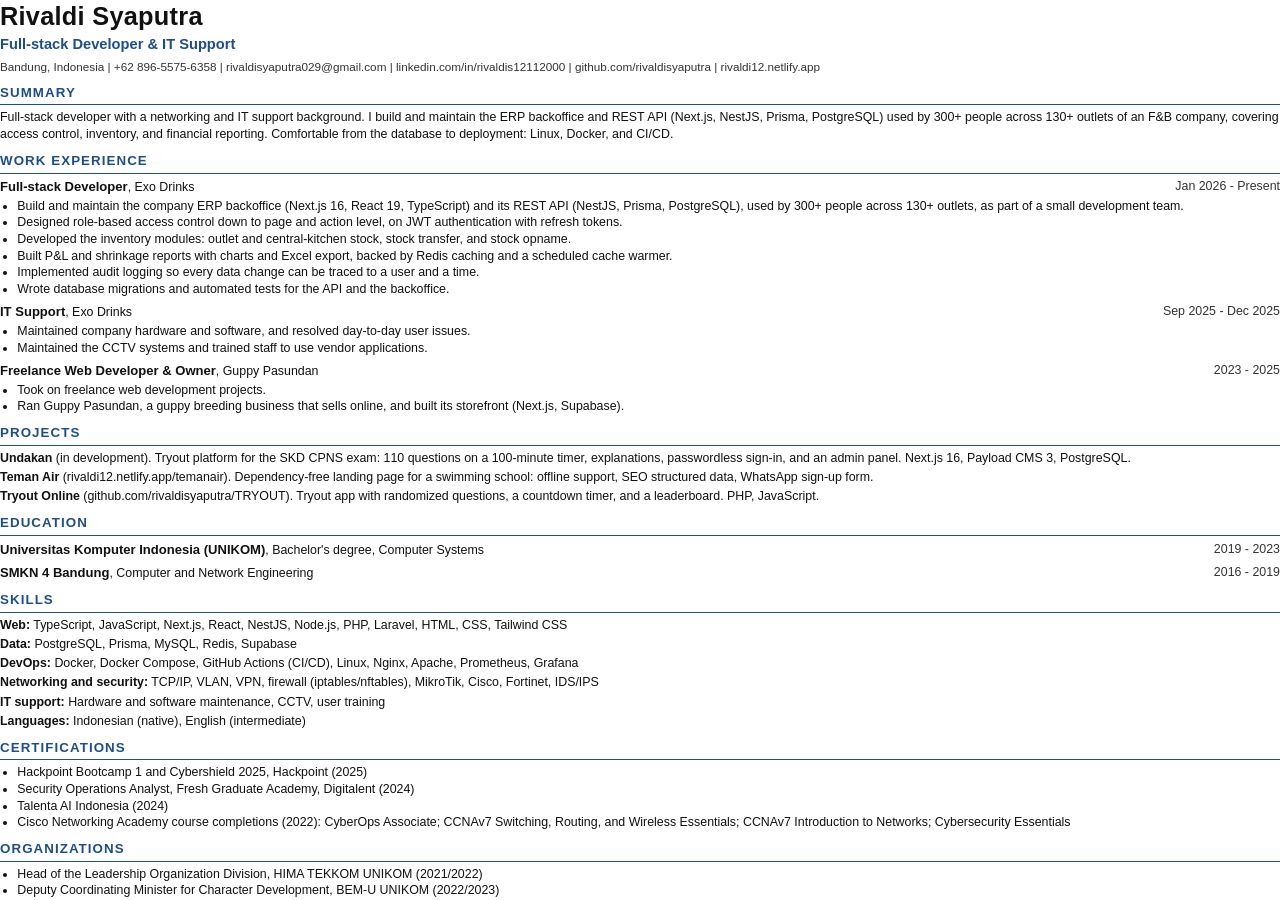
<file: cv/cv-en.html>
<!DOCTYPE html><html lang="en"><head><meta charset="UTF-8"><title>Rivaldi Syaputra - CV</title><style>
@page { size: A4; margin: 10mm 15mm; }
* { box-sizing: border-box; }
body { margin: 0; font: 9.3pt/1.34 Arial, Helvetica, sans-serif; color: #111; }
h1 { margin: 0; font-size: 19pt; letter-spacing: .2pt; }
.role { margin: 1pt 0 3pt; font-size: 11pt; font-weight: bold; color: #1d4e89; }
.contact { margin: 0; font-size: 8.8pt; color: #333; }
h2 { margin: 7pt 0 3pt; padding-bottom: 2pt; border-bottom: 1pt solid #1d4e89; font-size: 10pt; text-transform: uppercase; letter-spacing: .8pt; color: #1d4e89; }
p { margin: 0; }
.row { display: flex; justify-content: space-between; gap: 12pt; margin-top: 4pt; }
.row:first-of-type { margin-top: 0; }
.row b { font-size: 9.8pt; }
.when { white-space: nowrap; color: #333; }
ul { margin: 2pt 0 0; padding-left: 13pt; }
li { margin: 0; }
.item { margin-top: 2pt; }
.item:first-of-type { margin-top: 0; }
</style></head><body>
<h1>Rivaldi Syaputra</h1><p class="role">Full-stack Developer &amp; IT Support</p>
<p class="contact">Bandung, Indonesia | +62 896-5575-6358 | rivaldisyaputra029@gmail.com | linkedin.com/in/rivaldis12112000 | github.com/rivaldisyaputra | rivaldi12.netlify.app</p>
<h2>Summary</h2><p>Full-stack developer with a networking and IT support background. I build and maintain the ERP backoffice and REST API (Next.js, NestJS, Prisma, PostgreSQL) used by 300+ people across 130+ outlets of an F&amp;B company, covering access control, inventory, and financial reporting. Comfortable from the database to deployment: Linux, Docker, and CI/CD.</p>
<h2>Work Experience</h2>
<div class="row"><span><b>Full-stack Developer</b>, Exo Drinks</span><span class="when">Jan 2026 - Present</span></div>
<ul><li>Build and maintain the company ERP backoffice (Next.js 16, React 19, TypeScript) and its REST API (NestJS, Prisma, PostgreSQL), used by 300+ people across 130+ outlets, as part of a small development team.</li><li>Designed role-based access control down to page and action level, on JWT authentication with refresh tokens.</li><li>Developed the inventory modules: outlet and central-kitchen stock, stock transfer, and stock opname.</li><li>Built P&amp;L and shrinkage reports with charts and Excel export, backed by Redis caching and a scheduled cache warmer.</li><li>Implemented audit logging so every data change can be traced to a user and a time.</li><li>Wrote database migrations and automated tests for the API and the backoffice.</li></ul>
<div class="row"><span><b>IT Support</b>, Exo Drinks</span><span class="when">Sep 2025 - Dec 2025</span></div>
<ul><li>Maintained company hardware and software, and resolved day-to-day user issues.</li><li>Maintained the CCTV systems and trained staff to use vendor applications.</li></ul>
<div class="row"><span><b>Freelance Web Developer &amp; Owner</b>, Guppy Pasundan</span><span class="when">2023 - 2025</span></div>
<ul><li>Took on freelance web development projects.</li><li>Ran Guppy Pasundan, a guppy breeding business that sells online, and built its storefront (Next.js, Supabase).</li></ul>
<h2>Projects</h2>
<p class="item"><b>Undakan</b> (in development). Tryout platform for the SKD CPNS exam: 110 questions on a 100-minute timer, explanations, passwordless sign-in, and an admin panel. Next.js 16, Payload CMS 3, PostgreSQL.</p>
<p class="item"><b>Teman Air</b> (rivaldi12.netlify.app/temanair). Dependency-free landing page for a swimming school: offline support, SEO structured data, WhatsApp sign-up form.</p>
<p class="item"><b>Tryout Online</b> (github.com/rivaldisyaputra/TRYOUT). Tryout app with randomized questions, a countdown timer, and a leaderboard. PHP, JavaScript.</p>
<h2>Education</h2>
<div class="row"><span><b>Universitas Komputer Indonesia (UNIKOM)</b>, Bachelor's degree, Computer Systems</span><span class="when">2019 - 2023</span></div>
<div class="row"><span><b>SMKN 4 Bandung</b>, Computer and Network Engineering</span><span class="when">2016 - 2019</span></div>
<h2>Skills</h2>
<p class="item"><b>Web:</b> TypeScript, JavaScript, Next.js, React, NestJS, Node.js, PHP, Laravel, HTML, CSS, Tailwind CSS</p>
<p class="item"><b>Data:</b> PostgreSQL, Prisma, MySQL, Redis, Supabase</p>
<p class="item"><b>DevOps:</b> Docker, Docker Compose, GitHub Actions (CI/CD), Linux, Nginx, Apache, Prometheus, Grafana</p>
<p class="item"><b>Networking and security:</b> TCP/IP, VLAN, VPN, firewall (iptables/nftables), MikroTik, Cisco, Fortinet, IDS/IPS</p>
<p class="item"><b>IT support:</b> Hardware and software maintenance, CCTV, user training</p>
<p class="item"><b>Languages:</b> Indonesian (native), English (intermediate)</p>
<h2>Certifications</h2><ul><li>Hackpoint Bootcamp 1 and Cybershield 2025, Hackpoint (2025)</li><li>Security Operations Analyst, Fresh Graduate Academy, Digitalent (2024)</li><li>Talenta AI Indonesia (2024)</li><li>Cisco Networking Academy course completions (2022): CyberOps Associate; CCNAv7 Switching, Routing, and Wireless Essentials; CCNAv7 Introduction to Networks; Cybersecurity Essentials</li></ul>
<h2>Organizations</h2><ul><li>Head of the Leadership Organization Division, HIMA TEKKOM UNIKOM (2021/2022)</li><li>Deputy Coordinating Minister for Character Development, BEM-U UNIKOM (2022/2023)</li></ul>
</body></html>
</file>
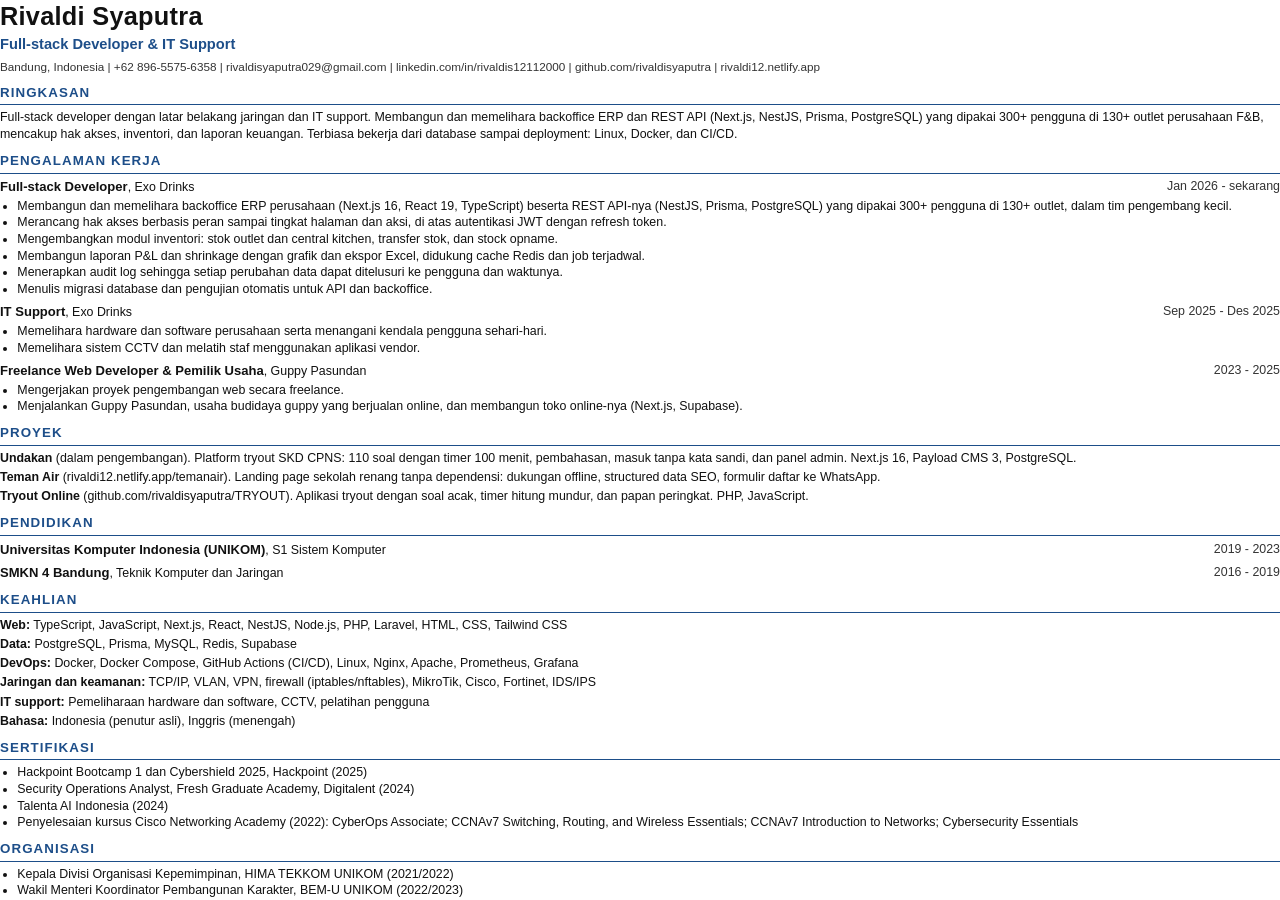
<file: cv/cv-id.html>
<!DOCTYPE html><html lang="id"><head><meta charset="UTF-8"><title>Rivaldi Syaputra - CV</title><style>
@page { size: A4; margin: 10mm 15mm; }
* { box-sizing: border-box; }
body { margin: 0; font: 9.3pt/1.34 Arial, Helvetica, sans-serif; color: #111; }
h1 { margin: 0; font-size: 19pt; letter-spacing: .2pt; }
.role { margin: 1pt 0 3pt; font-size: 11pt; font-weight: bold; color: #1d4e89; }
.contact { margin: 0; font-size: 8.8pt; color: #333; }
h2 { margin: 7pt 0 3pt; padding-bottom: 2pt; border-bottom: 1pt solid #1d4e89; font-size: 10pt; text-transform: uppercase; letter-spacing: .8pt; color: #1d4e89; }
p { margin: 0; }
.row { display: flex; justify-content: space-between; gap: 12pt; margin-top: 4pt; }
.row:first-of-type { margin-top: 0; }
.row b { font-size: 9.8pt; }
.when { white-space: nowrap; color: #333; }
ul { margin: 2pt 0 0; padding-left: 13pt; }
li { margin: 0; }
.item { margin-top: 2pt; }
.item:first-of-type { margin-top: 0; }
</style></head><body>
<h1>Rivaldi Syaputra</h1><p class="role">Full-stack Developer &amp; IT Support</p>
<p class="contact">Bandung, Indonesia | +62 896-5575-6358 | rivaldisyaputra029@gmail.com | linkedin.com/in/rivaldis12112000 | github.com/rivaldisyaputra | rivaldi12.netlify.app</p>
<h2>Ringkasan</h2><p>Full-stack developer dengan latar belakang jaringan dan IT support. Membangun dan memelihara backoffice ERP dan REST API (Next.js, NestJS, Prisma, PostgreSQL) yang dipakai 300+ pengguna di 130+ outlet perusahaan F&amp;B, mencakup hak akses, inventori, dan laporan keuangan. Terbiasa bekerja dari database sampai deployment: Linux, Docker, dan CI/CD.</p>
<h2>Pengalaman Kerja</h2>
<div class="row"><span><b>Full-stack Developer</b>, Exo Drinks</span><span class="when">Jan 2026 - sekarang</span></div>
<ul><li>Membangun dan memelihara backoffice ERP perusahaan (Next.js 16, React 19, TypeScript) beserta REST API-nya (NestJS, Prisma, PostgreSQL) yang dipakai 300+ pengguna di 130+ outlet, dalam tim pengembang kecil.</li><li>Merancang hak akses berbasis peran sampai tingkat halaman dan aksi, di atas autentikasi JWT dengan refresh token.</li><li>Mengembangkan modul inventori: stok outlet dan central kitchen, transfer stok, dan stock opname.</li><li>Membangun laporan P&amp;L dan shrinkage dengan grafik dan ekspor Excel, didukung cache Redis dan job terjadwal.</li><li>Menerapkan audit log sehingga setiap perubahan data dapat ditelusuri ke pengguna dan waktunya.</li><li>Menulis migrasi database dan pengujian otomatis untuk API dan backoffice.</li></ul>
<div class="row"><span><b>IT Support</b>, Exo Drinks</span><span class="when">Sep 2025 - Des 2025</span></div>
<ul><li>Memelihara hardware dan software perusahaan serta menangani kendala pengguna sehari-hari.</li><li>Memelihara sistem CCTV dan melatih staf menggunakan aplikasi vendor.</li></ul>
<div class="row"><span><b>Freelance Web Developer &amp; Pemilik Usaha</b>, Guppy Pasundan</span><span class="when">2023 - 2025</span></div>
<ul><li>Mengerjakan proyek pengembangan web secara freelance.</li><li>Menjalankan Guppy Pasundan, usaha budidaya guppy yang berjualan online, dan membangun toko online-nya (Next.js, Supabase).</li></ul>
<h2>Proyek</h2>
<p class="item"><b>Undakan</b> (dalam pengembangan). Platform tryout SKD CPNS: 110 soal dengan timer 100 menit, pembahasan, masuk tanpa kata sandi, dan panel admin. Next.js 16, Payload CMS 3, PostgreSQL.</p>
<p class="item"><b>Teman Air</b> (rivaldi12.netlify.app/temanair). Landing page sekolah renang tanpa dependensi: dukungan offline, structured data SEO, formulir daftar ke WhatsApp.</p>
<p class="item"><b>Tryout Online</b> (github.com/rivaldisyaputra/TRYOUT). Aplikasi tryout dengan soal acak, timer hitung mundur, dan papan peringkat. PHP, JavaScript.</p>
<h2>Pendidikan</h2>
<div class="row"><span><b>Universitas Komputer Indonesia (UNIKOM)</b>, S1 Sistem Komputer</span><span class="when">2019 - 2023</span></div>
<div class="row"><span><b>SMKN 4 Bandung</b>, Teknik Komputer dan Jaringan</span><span class="when">2016 - 2019</span></div>
<h2>Keahlian</h2>
<p class="item"><b>Web:</b> TypeScript, JavaScript, Next.js, React, NestJS, Node.js, PHP, Laravel, HTML, CSS, Tailwind CSS</p>
<p class="item"><b>Data:</b> PostgreSQL, Prisma, MySQL, Redis, Supabase</p>
<p class="item"><b>DevOps:</b> Docker, Docker Compose, GitHub Actions (CI/CD), Linux, Nginx, Apache, Prometheus, Grafana</p>
<p class="item"><b>Jaringan dan keamanan:</b> TCP/IP, VLAN, VPN, firewall (iptables/nftables), MikroTik, Cisco, Fortinet, IDS/IPS</p>
<p class="item"><b>IT support:</b> Pemeliharaan hardware dan software, CCTV, pelatihan pengguna</p>
<p class="item"><b>Bahasa:</b> Indonesia (penutur asli), Inggris (menengah)</p>
<h2>Sertifikasi</h2><ul><li>Hackpoint Bootcamp 1 dan Cybershield 2025, Hackpoint (2025)</li><li>Security Operations Analyst, Fresh Graduate Academy, Digitalent (2024)</li><li>Talenta AI Indonesia (2024)</li><li>Penyelesaian kursus Cisco Networking Academy (2022): CyberOps Associate; CCNAv7 Switching, Routing, and Wireless Essentials; CCNAv7 Introduction to Networks; Cybersecurity Essentials</li></ul>
<h2>Organisasi</h2><ul><li>Kepala Divisi Organisasi Kepemimpinan, HIMA TEKKOM UNIKOM (2021/2022)</li><li>Wakil Menteri Koordinator Pembangunan Karakter, BEM-U UNIKOM (2022/2023)</li></ul>
</body></html>
</file>
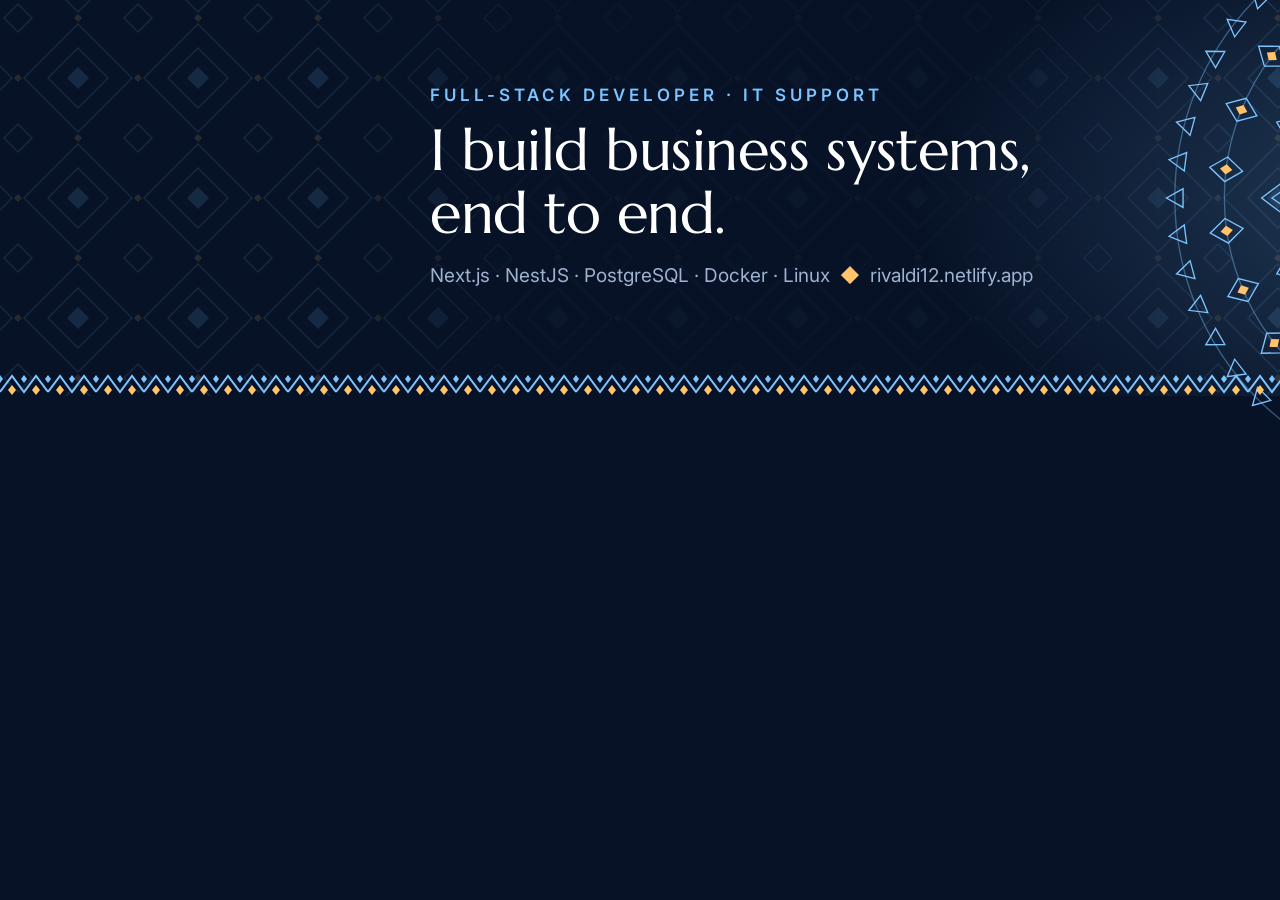
<file: linkedin/banner.html>
<!DOCTYPE html>
<!-- LinkedIn banner, 1584 x 396. Rebuild the PNG:
     "/Applications/Google Chrome.app/Contents/MacOS/Google Chrome" --headless --hide-scrollbars --force-device-scale-factor=2 \
       --window-size=1584,396 --virtual-time-budget=6000 --screenshot=linkedin-banner.png banner.html
     LinkedIn covers the bottom-left with the profile photo, so all text starts at x = 430. -->
<html lang="en">
<head>
<meta charset="UTF-8">
<link href="https://fonts.googleapis.com/css2?family=Inter:wght@400;500;600&family=Marcellus&display=swap" rel="stylesheet">
<style>
    html, body { margin: 0; }
    body {
        position: relative; width: 1584px; height: 396px; overflow: hidden;
        background: #071226; color: #fff; font-family: Inter, Arial, sans-serif;
    }
    /* woven diamonds, same tile as the portfolio background */
    .weave {
        position: absolute; inset: 0; opacity: .13;
        background: url("data:image/svg+xml,%3Csvg xmlns='http://www.w3.org/2000/svg' width='120' height='120' fill='none' stroke='%237cc4ff' stroke-width='1.5'%3E%3Cpath d='M60 6 114 60 60 114 6 60Z'/%3E%3Cpath d='M60 30 90 60 60 90 30 60Z'/%3E%3Cpath d='M60 50 70 60 60 70 50 60Z' fill='%237cc4ff'/%3E%3Cpath d='M0-14 14 0 0 14-14 0ZM120-14 134 0 120 14 106 0ZM0 106 14 120 0 134-14 120ZM120 106 134 120 120 134 106 120Z'/%3E%3Cpath d='M60-4 64 0 60 4 56 0ZM60 116 64 120 60 124 56 120ZM-4 60 0 56 4 60 0 64ZM116 60 120 56 124 60 120 64Z' fill='%23ffc46b' stroke='none'/%3E%3C/svg%3E") 18px 18px / 120px 120px;
    }
    .glow { position: absolute; inset: 0; background: radial-gradient(700px 420px at 1410px 198px, rgba(124, 196, 255, .22), transparent 70%), linear-gradient(90deg, rgba(7, 18, 38, .0) 20%, rgba(7, 18, 38, .78) 34%, rgba(7, 18, 38, .78) 62%, rgba(7, 18, 38, 0) 80%); }
    #rosette { position: absolute; left: 1150px; top: -112px; width: 620px; height: 620px; }
    #rosette svg { position: absolute; inset: 0; width: 100%; height: 100%; fill: none; stroke: #7cc4ff; stroke-width: 1.3; }
    #rosette .gold { fill: #ffc46b; stroke: none; }
    #rosette circle { opacity: .4; }
    .text { position: absolute; left: 430px; top: 0; height: 372px; display: flex; flex-direction: column; justify-content: center; }
    .label { font-size: 17px; font-weight: 600; letter-spacing: 4px; color: #7cc4ff; }
    h1 { margin: 14px 0 0; font: 400 58px/1.08 Marcellus, Georgia, serif; letter-spacing: -.5px; }
    .stack { margin-top: 20px; font-size: 19px; color: #9fb3d1; }
    .stack b { font-weight: 500; color: #ffc46b; }
    /* zigzag band along the bottom edge */
    .band {
        position: absolute; left: 0; right: 0; bottom: 0; height: 24px;
        background: url("data:image/svg+xml,%3Csvg xmlns='http://www.w3.org/2000/svg' width='48' height='24'%3E%3Cpath d='M0 20 12 4 24 20 36 4 48 20' fill='none' stroke='%237cc4ff' stroke-width='2'/%3E%3Cpath d='M12 13 16 18 12 23 8 18ZM36 13 40 18 36 23 32 18Z' fill='%23ffc46b'/%3E%3Cpath d='M0 3 3 7 0 11-3 7ZM24 3 27 7 24 11 21 7ZM48 3 51 7 48 11 45 7Z' fill='%237cc4ff'/%3E%3C/svg%3E") 0 0 / 48px 24px repeat-x;
    }
</style>
</head>
<body>
    <div class="weave"></div>
    <div class="glow"></div>
    <div id="rosette"></div>
    <div class="text">
        <div class="label">FULL-STACK DEVELOPER · IT SUPPORT</div>
        <h1>I build business systems,<br>end to end.</h1>
        <div class="stack">Next.js · NestJS · PostgreSQL · Docker · Linux &nbsp;<b>◆</b>&nbsp; rivaldi12.netlify.app</div>
    </div>
    <div class="band"></div>
<script>
    // same rings as the portfolio hero rosette, drawn once
    const ring = (r, n, shape, turn) => {
        let items = '';
        for (let i = 0; i < n; i++) items += `<g transform="rotate(${(360 / n) * i + turn}) translate(0 ${-r})">${shape}</g>`;
        return `<svg viewBox="-300 -300 600 600"><circle r="${r}"/>${items}</svg>`;
    };
    document.getElementById('rosette').innerHTML =
        ring(276, 48, '<path d="M-9 8 0-8 9 8Z"/>', 0) +
        ring(228, 24, '<path d="M0-16 12 0 0 16-12 0Z"/><path class="gold" d="M0-6 5 0 0 6-5 0Z"/>', 7) +
        ring(172, 16, '<path d="M0-20 15 0 0 20-15 0Z"/><path d="M0-10 7 0 0 10-7 0Z"/>', 0) +
        ring(112, 8, '<path d="M0-26 20 0 0 26-20 0Z"/><path class="gold" d="M0-8 6 0 0 8-6 0Z"/>', 22) +
        ring(52, 4, '<path d="M0-18 14 0 0 18-14 0Z"/><path class="gold" d="M0-7 5 0 0 7-5 0Z"/>', 0);
</script>
</body>
</html>
</file>
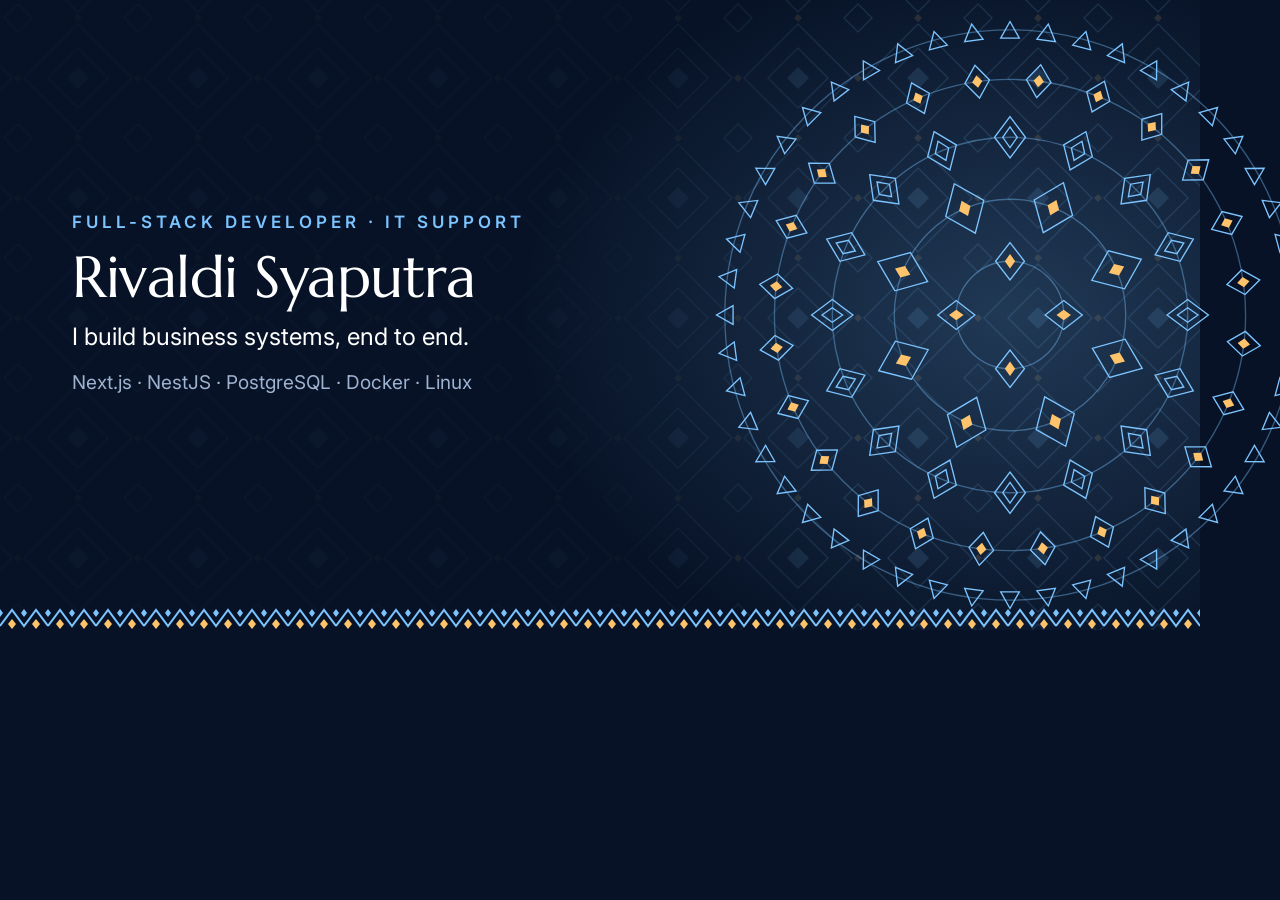
<file: linkedin/og.html>
<!DOCTYPE html>
<!-- Link preview image (Open Graph), 1200 x 630, generated from banner.html. Rebuild the banner PNG:
     "/Applications/Google Chrome.app/Contents/MacOS/Google Chrome" --headless --hide-scrollbars --force-device-scale-factor=2 \
       --window-size=1584,396 --virtual-time-budget=6000 --screenshot=linkedin-banner.png banner.html
     LinkedIn covers the bottom-left with the profile photo, so all text starts at x = 430. -->
<html lang="en">
<head>
<meta charset="UTF-8">
<link href="https://fonts.googleapis.com/css2?family=Inter:wght@400;500;600&family=Marcellus&display=swap" rel="stylesheet">
<style>
    html, body { margin: 0; }
    body {
        position: relative; width: 1200px; height: 630px; overflow: hidden;
        background: #071226; color: #fff; font-family: Inter, Arial, sans-serif;
    }
    /* woven diamonds, same tile as the portfolio background */
    .weave {
        position: absolute; inset: 0; opacity: .13;
        background: url("data:image/svg+xml,%3Csvg xmlns='http://www.w3.org/2000/svg' width='120' height='120' fill='none' stroke='%237cc4ff' stroke-width='1.5'%3E%3Cpath d='M60 6 114 60 60 114 6 60Z'/%3E%3Cpath d='M60 30 90 60 60 90 30 60Z'/%3E%3Cpath d='M60 50 70 60 60 70 50 60Z' fill='%237cc4ff'/%3E%3Cpath d='M0-14 14 0 0 14-14 0ZM120-14 134 0 120 14 106 0ZM0 106 14 120 0 134-14 120ZM120 106 134 120 120 134 106 120Z'/%3E%3Cpath d='M60-4 64 0 60 4 56 0ZM60 116 64 120 60 124 56 120ZM-4 60 0 56 4 60 0 64ZM116 60 120 56 124 60 120 64Z' fill='%23ffc46b' stroke='none'/%3E%3C/svg%3E") 18px 18px / 120px 120px;
    }
    .glow { position: absolute; inset: 0; background: radial-gradient(700px 520px at 1010px 315px, rgba(124, 196, 255, .22), transparent 70%), linear-gradient(90deg, rgba(7, 18, 38, .8) 0%, rgba(7, 18, 38, .8) 52%, rgba(7, 18, 38, 0) 72%); }
    #rosette { position: absolute; left: 700px; top: 5px; width: 620px; height: 620px; }
    #rosette svg { position: absolute; inset: 0; width: 100%; height: 100%; fill: none; stroke: #7cc4ff; stroke-width: 1.3; }
    #rosette .gold { fill: #ffc46b; stroke: none; }
    #rosette circle { opacity: .4; }
    .text { position: absolute; left: 72px; top: 0; height: 606px; display: flex; flex-direction: column; justify-content: center; }
    .label { font-size: 17px; font-weight: 600; letter-spacing: 4px; color: #7cc4ff; }
    h1 { margin: 14px 0 0; font: 400 58px/1.08 Marcellus, Georgia, serif; letter-spacing: -.5px; }
    .stack { margin-top: 20px; font-size: 19px; color: #9fb3d1; }
    .stack b { font-weight: 500; color: #ffc46b; }
    /* zigzag band along the bottom edge */
    .band {
        position: absolute; left: 0; right: 0; bottom: 0; height: 24px;
        background: url("data:image/svg+xml,%3Csvg xmlns='http://www.w3.org/2000/svg' width='48' height='24'%3E%3Cpath d='M0 20 12 4 24 20 36 4 48 20' fill='none' stroke='%237cc4ff' stroke-width='2'/%3E%3Cpath d='M12 13 16 18 12 23 8 18ZM36 13 40 18 36 23 32 18Z' fill='%23ffc46b'/%3E%3Cpath d='M0 3 3 7 0 11-3 7ZM24 3 27 7 24 11 21 7ZM48 3 51 7 48 11 45 7Z' fill='%237cc4ff'/%3E%3C/svg%3E") 0 0 / 48px 24px repeat-x;
    }
</style>
</head>
<body>
    <div class="weave"></div>
    <div class="glow"></div>
    <div id="rosette"></div>
    <div class="text">
        <div class="label">FULL-STACK DEVELOPER · IT SUPPORT</div>
        <h1>Rivaldi Syaputra</h1>
        <div class="stack" style="font-size:24px;color:#fff;margin-top:14px">I build business systems, end to end.</div>
        <div class="stack">Next.js · NestJS · PostgreSQL · Docker · Linux</div>
    </div>
    <div class="band"></div>
<script>
    // same rings as the portfolio hero rosette, drawn once
    const ring = (r, n, shape, turn) => {
        let items = '';
        for (let i = 0; i < n; i++) items += `<g transform="rotate(${(360 / n) * i + turn}) translate(0 ${-r})">${shape}</g>`;
        return `<svg viewBox="-300 -300 600 600"><circle r="${r}"/>${items}</svg>`;
    };
    document.getElementById('rosette').innerHTML =
        ring(276, 48, '<path d="M-9 8 0-8 9 8Z"/>', 0) +
        ring(228, 24, '<path d="M0-16 12 0 0 16-12 0Z"/><path class="gold" d="M0-6 5 0 0 6-5 0Z"/>', 7) +
        ring(172, 16, '<path d="M0-20 15 0 0 20-15 0Z"/><path d="M0-10 7 0 0 10-7 0Z"/>', 0) +
        ring(112, 8, '<path d="M0-26 20 0 0 26-20 0Z"/><path class="gold" d="M0-8 6 0 0 8-6 0Z"/>', 22) +
        ring(52, 4, '<path d="M0-18 14 0 0 18-14 0Z"/><path class="gold" d="M0-7 5 0 0 7-5 0Z"/>', 0);
</script>
</body>
</html>
</file>
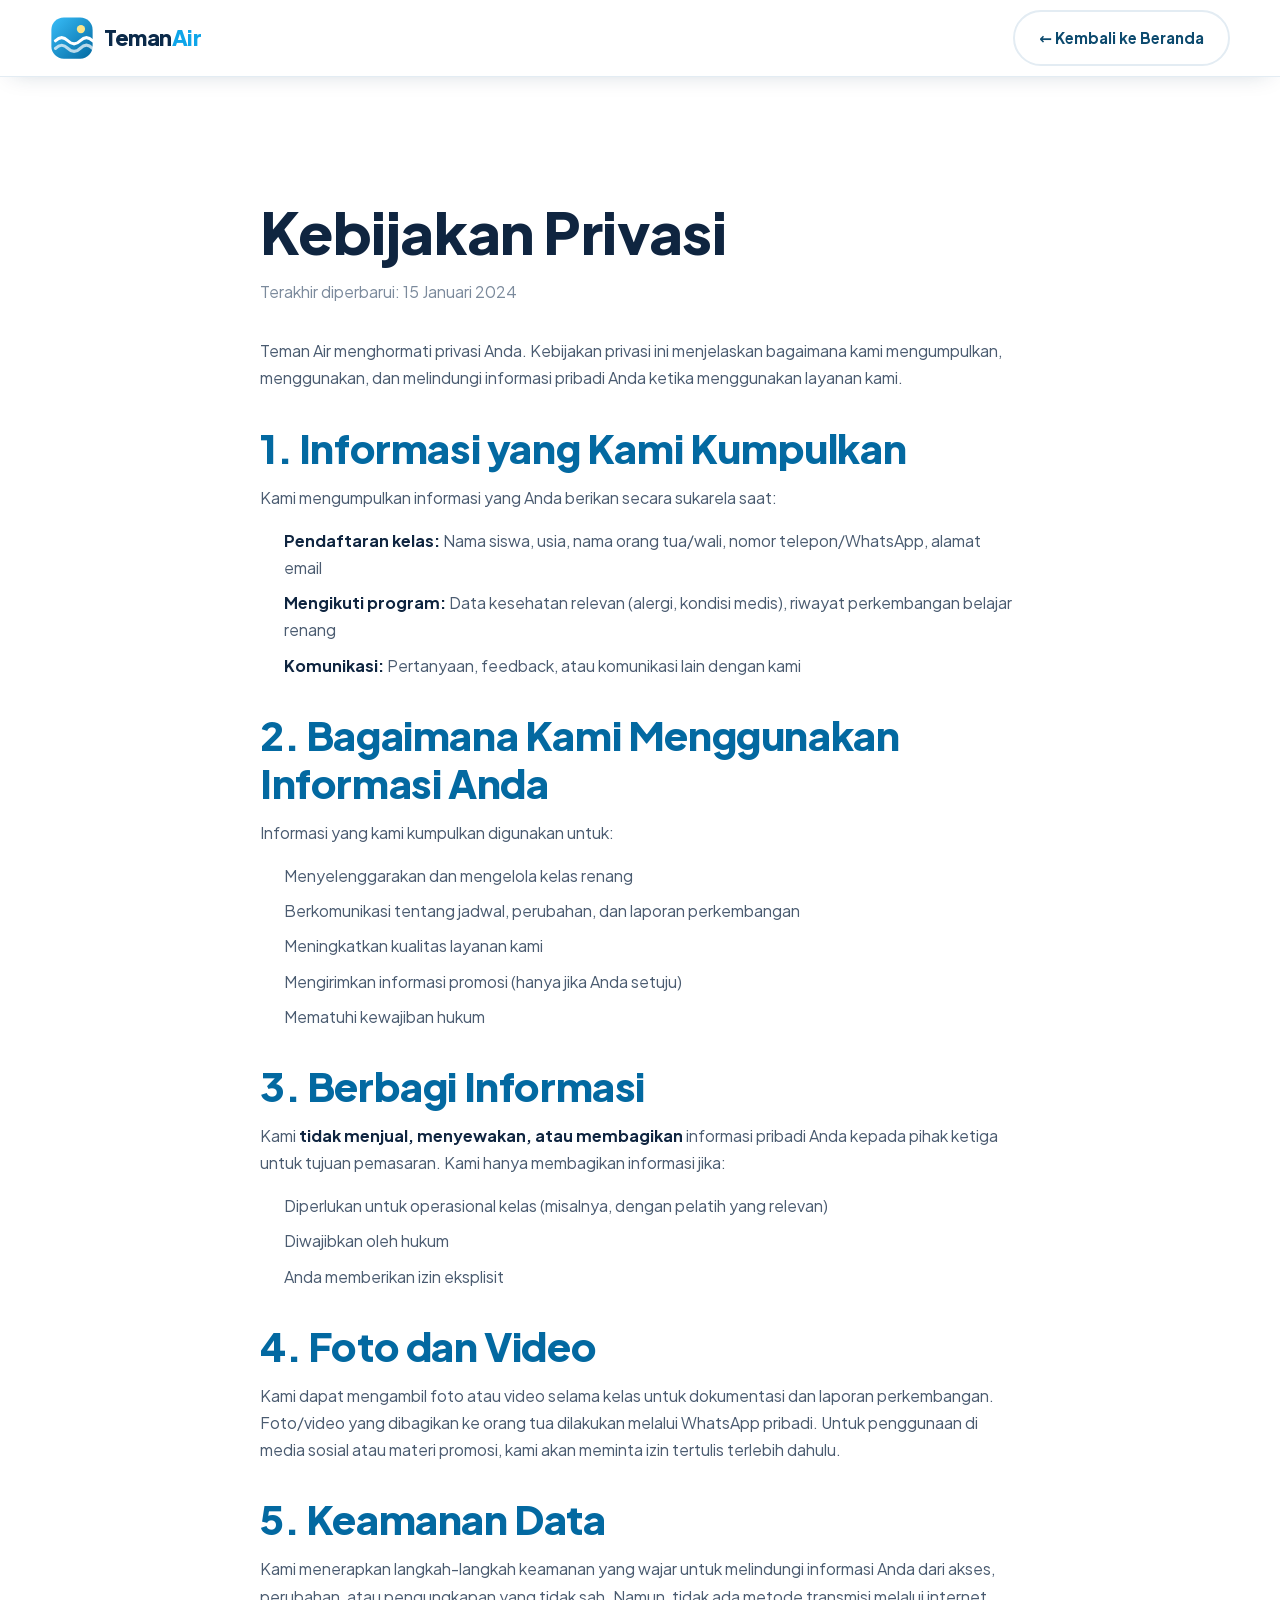
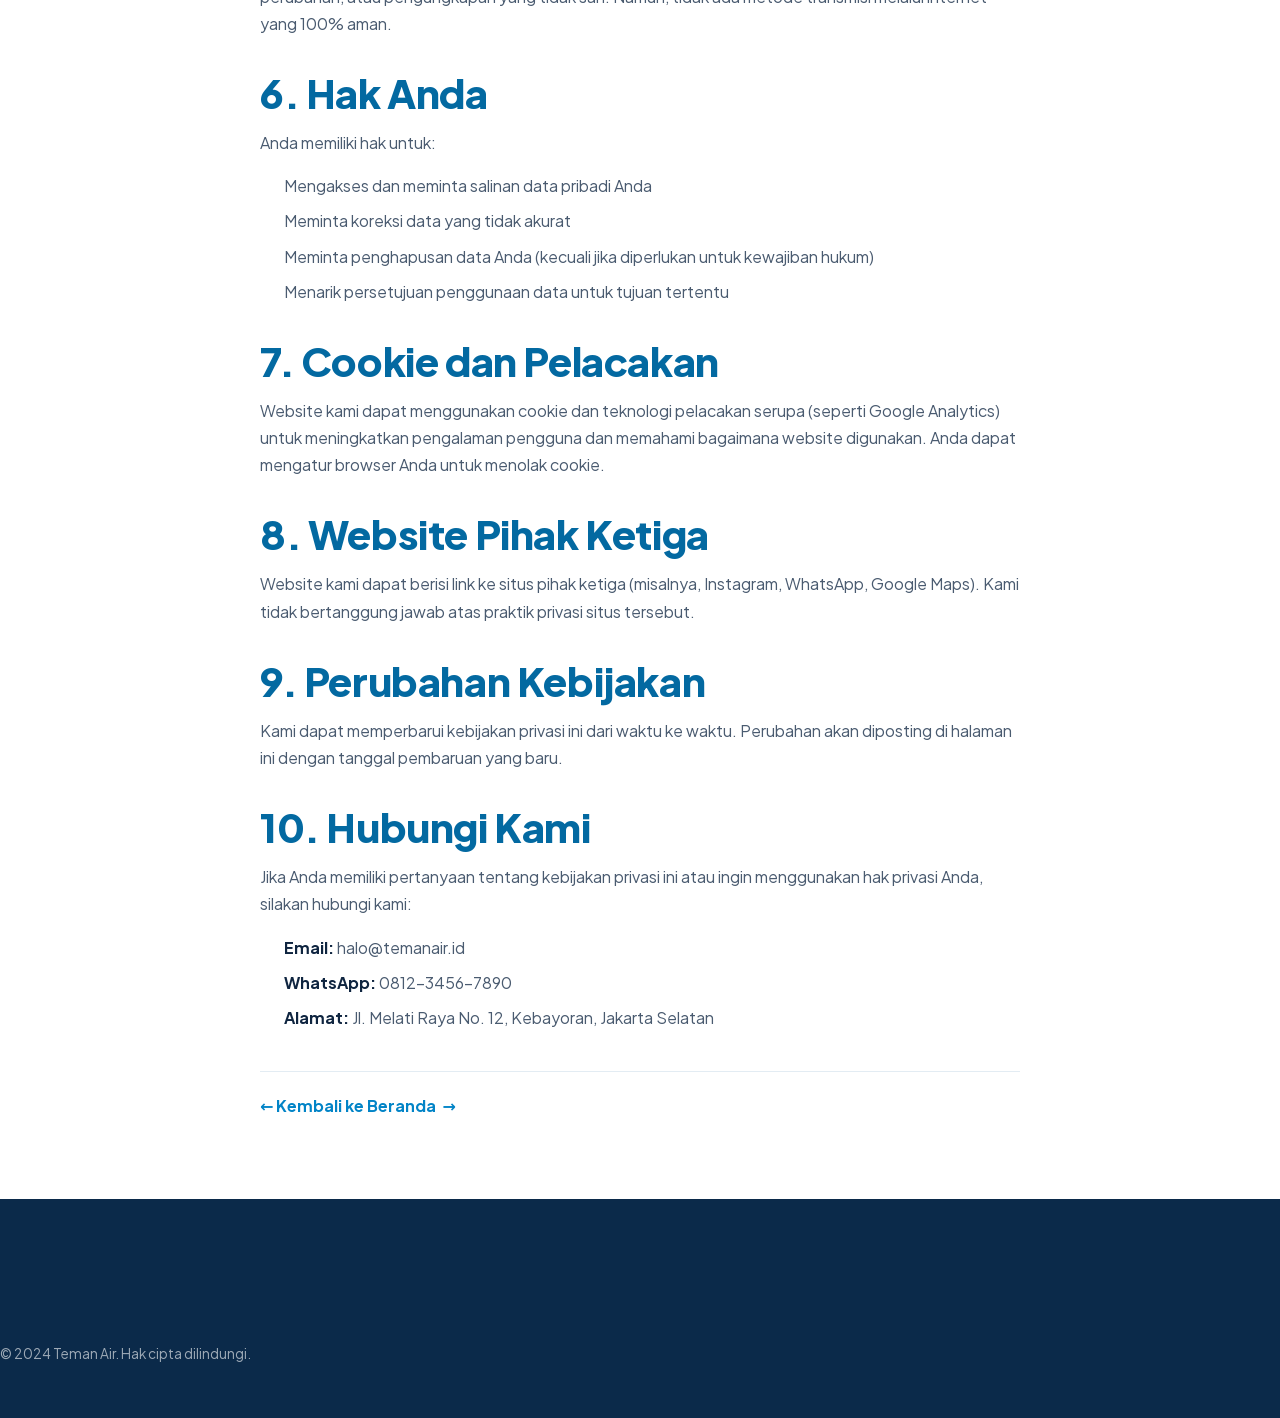
<file: temanair/privacy-policy.html>
<!DOCTYPE html>
<html lang="id">
<head>
  <meta charset="UTF-8">
  <meta name="viewport" content="width=device-width, initial-scale=1.0">
  <title>Kebijakan Privasi — Teman Air</title>
  <meta name="robots" content="noindex, follow">
  <link rel="icon" href="img/logo.svg" type="image/svg+xml">
  <link rel="stylesheet" href="css/style.css">
  <style>
    .policy-page { max-width: 800px; margin: 120px auto 80px; padding: 0 20px; }
    .policy-page h1 { margin-bottom: 12px; }
    .policy-page .meta { color: var(--muted); margin-bottom: 32px; }
    .policy-page h2 { margin: 32px 0 12px; color: var(--blue-700); }
    .policy-page p, .policy-page li { color: var(--ink-soft); line-height: 1.7; }
    .policy-page ul { padding-left: 24px; }
    .policy-page li { margin-bottom: 8px; }
    .policy-page strong { color: var(--ink); }
  </style>
</head>
<body>
  <header class="nav scrolled" id="nav">
    <div class="container nav__inner">
      <a href="index.html" class="brand" aria-label="Teman Air – Beranda">
        <img src="img/logo.svg" alt="" width="44" height="44">
        <span class="brand__text">Teman<span>Air</span></span>
      </a>
      <a href="index.html" class="btn btn--ghost">← Kembali ke Beranda</a>
    </div>
  </header>

  <article class="policy-page">
    <h1>Kebijakan Privasi</h1>
    <p class="meta">Terakhir diperbarui: 15 Januari 2024</p>

    <p>Teman Air menghormati privasi Anda. Kebijakan privasi ini menjelaskan bagaimana kami mengumpulkan, menggunakan, dan melindungi informasi pribadi Anda ketika menggunakan layanan kami.</p>

    <h2>1. Informasi yang Kami Kumpulkan</h2>
    <p>Kami mengumpulkan informasi yang Anda berikan secara sukarela saat:</p>
    <ul>
      <li><strong>Pendaftaran kelas:</strong> Nama siswa, usia, nama orang tua/wali, nomor telepon/WhatsApp, alamat email</li>
      <li><strong>Mengikuti program:</strong> Data kesehatan relevan (alergi, kondisi medis), riwayat perkembangan belajar renang</li>
      <li><strong>Komunikasi:</strong> Pertanyaan, feedback, atau komunikasi lain dengan kami</li>
    </ul>

    <h2>2. Bagaimana Kami Menggunakan Informasi Anda</h2>
    <p>Informasi yang kami kumpulkan digunakan untuk:</p>
    <ul>
      <li>Menyelenggarakan dan mengelola kelas renang</li>
      <li>Berkomunikasi tentang jadwal, perubahan, dan laporan perkembangan</li>
      <li>Meningkatkan kualitas layanan kami</li>
      <li>Mengirimkan informasi promosi (hanya jika Anda setuju)</li>
      <li>Mematuhi kewajiban hukum</li>
    </ul>

    <h2>3. Berbagi Informasi</h2>
    <p>Kami <strong>tidak menjual, menyewakan, atau membagikan</strong> informasi pribadi Anda kepada pihak ketiga untuk tujuan pemasaran. Kami hanya membagikan informasi jika:</p>
    <ul>
      <li>Diperlukan untuk operasional kelas (misalnya, dengan pelatih yang relevan)</li>
      <li>Diwajibkan oleh hukum</li>
      <li>Anda memberikan izin eksplisit</li>
    </ul>

    <h2>4. Foto dan Video</h2>
    <p>Kami dapat mengambil foto atau video selama kelas untuk dokumentasi dan laporan perkembangan. Foto/video yang dibagikan ke orang tua dilakukan melalui WhatsApp pribadi. Untuk penggunaan di media sosial atau materi promosi, kami akan meminta izin tertulis terlebih dahulu.</p>

    <h2>5. Keamanan Data</h2>
    <p>Kami menerapkan langkah-langkah keamanan yang wajar untuk melindungi informasi Anda dari akses, perubahan, atau pengungkapan yang tidak sah. Namun, tidak ada metode transmisi melalui internet yang 100% aman.</p>

    <h2>6. Hak Anda</h2>
    <p>Anda memiliki hak untuk:</p>
    <ul>
      <li>Mengakses dan meminta salinan data pribadi Anda</li>
      <li>Meminta koreksi data yang tidak akurat</li>
      <li>Meminta penghapusan data Anda (kecuali jika diperlukan untuk kewajiban hukum)</li>
      <li>Menarik persetujuan penggunaan data untuk tujuan tertentu</li>
    </ul>

    <h2>7. Cookie dan Pelacakan</h2>
    <p>Website kami dapat menggunakan cookie dan teknologi pelacakan serupa (seperti Google Analytics) untuk meningkatkan pengalaman pengguna dan memahami bagaimana website digunakan. Anda dapat mengatur browser Anda untuk menolak cookie.</p>

    <h2>8. Website Pihak Ketiga</h2>
    <p>Website kami dapat berisi link ke situs pihak ketiga (misalnya, Instagram, WhatsApp, Google Maps). Kami tidak bertanggung jawab atas praktik privasi situs tersebut.</p>

    <h2>9. Perubahan Kebijakan</h2>
    <p>Kami dapat memperbarui kebijakan privasi ini dari waktu ke waktu. Perubahan akan diposting di halaman ini dengan tanggal pembaruan yang baru.</p>

    <h2>10. Hubungi Kami</h2>
    <p>Jika Anda memiliki pertanyaan tentang kebijakan privasi ini atau ingin menggunakan hak privasi Anda, silakan hubungi kami:</p>
    <ul>
      <li><strong>Email:</strong> halo@temanair.id</li>
      <li><strong>WhatsApp:</strong> 0812-3456-7890</li>
      <li><strong>Alamat:</strong> Jl. Melati Raya No. 12, Kebayoran, Jakarta Selatan</li>
    </ul>

    <p style="margin-top: 40px; padding-top: 20px; border-top: 1px solid var(--line);"><a href="index.html" class="link-arrow">← Kembali ke Beranda</a></p>
  </article>

  <footer class="footer" style="margin-top: 60px;">
    <div class="container footer__bottom" style="border: 0; margin: 0; padding: 24px 0;">
      <span>© 2024 Teman Air. Hak cipta dilindungi.</span>
    </div>
  </footer>

  <script>
    // Update data bisnis
    document.querySelectorAll('[data-biz]').forEach(el => {
      const data = {
        teleponTampil: '0812-3456-7890',
        email: 'halo@temanair.id'
      };
      const key = el.getAttribute('data-biz');
      if (data[key]) el.textContent = data[key];
    });
  </script>
</body>
</html>
</file>
<file: temanair/css/style.css>
/* =====================================================
   TEMAN AIR — Stylesheet
   Warna utama bisa diubah di bagian :root di bawah ini
   ===================================================== */

/* Font lokal (Plus Jakarta Sans, variable weight 400–800) */
@font-face {
  font-family: "Plus Jakarta Sans";
  font-style: normal;
  font-weight: 400 800;
  font-display: swap;
  src: url("../fonts/PlusJakartaSans-latin.woff2") format("woff2");
  unicode-range: U+0000-00FF, U+0131, U+0152-0153, U+02BB-02BC, U+02C6, U+02DA, U+02DC, U+0304, U+0308, U+0329, U+2000-206F, U+20AC, U+2122, U+2191, U+2193, U+2212, U+2215, U+FEFF, U+FFFD;
}
@font-face {
  font-family: "Plus Jakarta Sans";
  font-style: normal;
  font-weight: 400 800;
  font-display: swap;
  src: url("../fonts/PlusJakartaSans-latin-ext.woff2") format("woff2");
  unicode-range: U+0100-02BA, U+02BD-02C5, U+02C7-02CC, U+02CE-02D7, U+02DD-02FF, U+0304, U+0308, U+0329, U+1D00-1DBF, U+1E00-1E9F, U+1EF2-1EFF, U+2020, U+20A0-20AB, U+20AD-20C0, U+2113, U+2C60-2C7F, U+A720-A7FF;
}

:root {
  --blue-900: #0b2a4a;
  --blue-800: #0c4a6e;
  --blue-700: #0369a1;
  --blue-600: #0284c7;
  --blue-500: #0ea5e9;
  --blue-400: #38bdf8;
  --blue-100: #e0f2fe;
  --blue-50:  #f0f9ff;
  --aqua:     #22d3ee;
  --coral:    #ff6b3d;
  --coral-600:#f2552a;
  --sun:      #fbbf24;
  --ink:      #0f2540;
  --ink-soft: #4a5b70;
  --muted:    #7b8a9c;
  --line:     #e3ecf3;
  --bg:       #ffffff;
  --bg-soft:  #f3f9fd;
  --radius:   20px;
  --radius-sm:12px;
  --shadow:   0 10px 30px -12px rgba(11, 42, 74, .18);
  --shadow-lg:0 30px 60px -20px rgba(11, 42, 74, .28);
  --font:     'Plus Jakarta Sans', system-ui, -apple-system, 'Segoe UI', Roboto, sans-serif;
  --container:1180px;
  --nav-h:    76px;
}

*,*::before,*::after { box-sizing: border-box; }
html { scroll-behavior: smooth; -webkit-text-size-adjust: 100%; }
body {
  margin: 0;
  font-family: var(--font);
  font-size: 16px;
  line-height: 1.65;
  color: var(--ink);
  background: var(--bg);
  overflow-x: hidden;
}
img { max-width: 100%; display: block; }
a { color: inherit; text-decoration: none; }
button { font: inherit; cursor: pointer; }
h1,h2,h3,h4 { margin: 0; line-height: 1.2; font-weight: 800; letter-spacing: -.01em; }
h1 { font-size: clamp(2.2rem, 4.6vw, 3.6rem); }
h2 { font-size: clamp(1.7rem, 3.2vw, 2.5rem); }
h3 { font-size: 1.2rem; font-weight: 700; }
p { margin: 0 0 1rem; }
ul { margin: 0; padding: 0; list-style: none; }
svg { width: 1.2em; height: 1.2em; fill: none; stroke: currentColor; stroke-width: 2; stroke-linecap: round; stroke-linejoin: round; flex-shrink: 0; }
.container { width: min(var(--container), 100% - 2.5rem); margin-inline: auto; }
.section { padding: clamp(64px, 8vw, 104px) 0; position: relative; }
.section--soft { background: var(--bg-soft); }
.section--dark { background: linear-gradient(160deg, var(--blue-900), var(--blue-700)); color: #fff; }
.text-gradient { background: linear-gradient(90deg, var(--blue-500), var(--aqua)); -webkit-background-clip: text; background-clip: text; color: transparent; }

/* ---------- Section headers ---------- */
.section__head { max-width: 680px; margin: 0 auto clamp(36px, 5vw, 56px); text-align: center; }
.section__head p { color: var(--ink-soft); font-size: 1.05rem; margin: 14px 0 0; }
.section__head--light p { color: rgba(255,255,255,.8); }
.eyebrow {
  display: inline-block; font-size: .8rem; font-weight: 700; letter-spacing: .12em; text-transform: uppercase;
  color: var(--blue-600); margin-bottom: 12px;
}
.eyebrow--light { color: var(--aqua); }
.eyebrow--pill {
  display: inline-flex; align-items: center; gap: 8px; text-transform: none; letter-spacing: 0;
  font-size: .9rem; font-weight: 600; padding: 8px 16px; border-radius: 999px;
  background: #fff; color: var(--blue-700); box-shadow: var(--shadow);
}
.eyebrow--pill svg { color: var(--sun); fill: var(--sun); }

/* ---------- Buttons ---------- */
.btn {
  display: inline-flex; align-items: center; justify-content: center; gap: 10px;
  padding: 13px 24px; border-radius: 999px; font-weight: 700; font-size: .95rem;
  border: 2px solid transparent; transition: transform .2s, box-shadow .2s, background .2s, color .2s;
  white-space: nowrap;
}
.btn:hover { transform: translateY(-2px); }
.btn--lg { padding: 16px 30px; font-size: 1.02rem; }
.btn--block { width: 100%; }
.btn--primary { background: linear-gradient(135deg, var(--blue-600), var(--blue-500)); color: #fff; box-shadow: 0 10px 24px -10px rgba(2,132,199,.7); }
.btn--primary:hover { box-shadow: 0 16px 30px -10px rgba(2,132,199,.8); }
.btn--accent { background: linear-gradient(135deg, var(--coral), #ff8a5c); color: #fff; box-shadow: 0 10px 24px -10px rgba(255,107,61,.75); }
.btn--accent:hover { box-shadow: 0 16px 30px -10px rgba(255,107,61,.85); }
.btn--ghost { background: rgba(255,255,255,.7); color: var(--blue-800); border-color: var(--line); backdrop-filter: blur(6px); }
.btn--ghost:hover { background: #fff; border-color: var(--blue-400); }
.btn--outline { background: transparent; color: var(--blue-700); border-color: var(--blue-500); }
.btn--outline:hover { background: var(--blue-50); }
.btn--white { background: #fff; color: var(--blue-800); }
.link-arrow { font-weight: 700; color: var(--blue-600); display: inline-flex; align-items: center; gap: 6px; }
.link-arrow::after { content: '→'; transition: transform .2s; }
.link-arrow:hover::after { transform: translateX(4px); }

/* ---------- Topbar ---------- */
.topbar { background: var(--blue-900); color: rgba(255,255,255,.85); font-size: .83rem; }
.topbar__inner { display: flex; justify-content: space-between; align-items: center; min-height: 38px; gap: 16px; }
.topbar__left, .topbar__right { display: flex; gap: 22px; }
.topbar__item { display: inline-flex; align-items: center; gap: 7px; }
.topbar__item svg { width: 1em; height: 1em; color: var(--aqua); }
a.topbar__item:hover { color: #fff; }

/* ---------- Navbar ---------- */
.nav {
  position: sticky; top: 0; z-index: 100; background: rgba(255,255,255,.85); backdrop-filter: blur(12px);
  border-bottom: 1px solid transparent; transition: box-shadow .3s, border-color .3s;
}
.nav.scrolled { box-shadow: 0 6px 24px -12px rgba(11,42,74,.25); border-color: var(--line); }
.nav__inner { display: flex; align-items: center; justify-content: space-between; height: var(--nav-h); gap: 20px; }
.brand { display: inline-flex; align-items: center; gap: 10px; }
.brand img { width: 44px; height: 44px; }
.brand__text { font-weight: 800; font-size: 1.35rem; letter-spacing: -.02em; color: var(--blue-900); }
.brand__text span { color: var(--blue-500); }
.brand--light .brand__text { color: #fff; }
.brand--light .brand__text span { color: var(--aqua); }
.nav__links { display: flex; align-items: center; gap: 4px; }
.nav__links a { padding: 8px 13px; border-radius: 999px; font-weight: 600; font-size: .92rem; color: var(--ink-soft); transition: .2s; }
.nav__links a:hover, .nav__links a.active { color: var(--blue-700); background: var(--blue-50); }
.nav__links a.active { font-weight: 700; }
.nav__cta-mobile { display: none !important; }
.nav__actions { display: flex; align-items: center; gap: 12px; }
.nav__burger { display: none; width: 44px; height: 44px; border: 0; background: var(--blue-50); border-radius: 12px; flex-direction: column; align-items: center; justify-content: center; gap: 5px; }
.nav__burger span { width: 20px; height: 2px; background: var(--blue-800); border-radius: 2px; transition: .3s; }
.nav__burger[aria-expanded="true"] span:nth-child(1) { transform: translateY(7px) rotate(45deg); }
.nav__burger[aria-expanded="true"] span:nth-child(2) { opacity: 0; }
.nav__burger[aria-expanded="true"] span:nth-child(3) { transform: translateY(-7px) rotate(-45deg); }

/* ---------- Hero ---------- */
.hero {
  position: relative; overflow: hidden;
  background: radial-gradient(1200px 600px at 85% -10%, #d7f0fd 0%, transparent 60%),
              radial-gradient(800px 500px at -10% 80%, #e0f2fe 0%, transparent 60%),
              linear-gradient(180deg, #f6fbfe 0%, #eaf6fd 100%);
  padding: clamp(48px, 7vw, 96px) 0 clamp(120px, 12vw, 160px);
  color: var(--blue-100);
}
.hero__inner { display: grid; grid-template-columns: 1.05fr 1fr; gap: clamp(32px, 5vw, 64px); align-items: center; position: relative; z-index: 1; color: var(--ink); }
.hero__content h1 { margin: 18px 0 20px; color: var(--blue-900); }
.hero .lead { font-size: 1.12rem; color: var(--ink-soft); max-width: 540px; margin-bottom: 28px; }
.hero__cta { display: flex; gap: 14px; flex-wrap: wrap; margin-bottom: 34px; }
.hero__trust { display: flex; flex-wrap: wrap; gap: 14px 28px; font-size: .9rem; color: var(--ink-soft); }
.hero__trust li { display: flex; align-items: center; gap: 8px; }
.hero__trust svg { color: var(--blue-600); }
.hero__trust strong { color: var(--ink); }
.stars { color: var(--sun); letter-spacing: 1px; font-size: .95rem; }

.hero__visual { position: relative; min-height: 420px; }
.hero__img-main {
  position: relative; border-radius: 28px; overflow: hidden; box-shadow: var(--shadow-lg);
  aspect-ratio: 4/3; width: 88%; margin-left: auto;
}
.hero__img-main::after { content: ''; position: absolute; inset: 0; background: linear-gradient(180deg, transparent 60%, rgba(11,42,74,.25)); }
.hero__img-main img { width: 100%; height: 100%; object-fit: cover; }
.hero__img-small {
  position: absolute; left: 0; bottom: -28px; width: 36%; aspect-ratio: 1; border-radius: 22px; overflow: hidden;
  border: 6px solid #fff; box-shadow: var(--shadow-lg); animation: float 6s ease-in-out infinite;
}
.hero__img-small img { width: 100%; height: 100%; object-fit: cover; }
.hero__card {
  position: absolute; display: flex; align-items: center; gap: 12px; padding: 12px 16px; background: #fff;
  border-radius: 16px; box-shadow: var(--shadow-lg); font-size: .85rem; line-height: 1.25;
}
.hero__card strong { display: block; font-size: 1rem; color: var(--blue-900); }
.hero__card small { color: var(--muted); }
.hero__card--top { top: -18px; left: 4%; animation: float 7s ease-in-out infinite reverse; }
.hero__card--bottom { right: -8px; bottom: 28px; animation: float 8s ease-in-out infinite; }
.hero__card-icon { width: 42px; height: 42px; border-radius: 12px; background: var(--blue-50); display: grid; place-items: center; font-size: 1.3rem; }
.hero__card-avatars { display: flex; }
.hero__card-avatars span {
  width: 34px; height: 34px; border-radius: 50%; border: 2px solid #fff; margin-left: -10px; display: grid; place-items: center;
  font-weight: 700; font-size: .8rem; color: #fff; background: var(--blue-500);
}
.hero__card-avatars span:first-child { margin-left: 0; background: var(--coral); }
.hero__card-avatars span:last-child { background: var(--blue-800); }
@keyframes float { 0%,100% { transform: translateY(0); } 50% { transform: translateY(-10px); } }

.hero__bubbles span {
  position: absolute; bottom: -60px; border-radius: 50%; background: rgba(56,189,248,.18); border: 1px solid rgba(56,189,248,.3);
  animation: rise linear infinite;
}
.hero__bubbles span:nth-child(1) { left: 8%;  width: 26px; height: 26px; animation-duration: 14s; }
.hero__bubbles span:nth-child(2) { left: 22%; width: 14px; height: 14px; animation-duration: 11s; animation-delay: 2s; }
.hero__bubbles span:nth-child(3) { left: 40%; width: 34px; height: 34px; animation-duration: 18s; animation-delay: 4s; }
.hero__bubbles span:nth-child(4) { left: 62%; width: 18px; height: 18px; animation-duration: 13s; animation-delay: 1s; }
.hero__bubbles span:nth-child(5) { left: 78%; width: 22px; height: 22px; animation-duration: 16s; animation-delay: 6s; }
.hero__bubbles span:nth-child(6) { left: 92%; width: 12px; height: 12px; animation-duration: 12s; animation-delay: 3s; }
@keyframes rise { to { transform: translateY(-120vh); opacity: 0; } }

.wave { position: absolute; left: 0; right: 0; line-height: 0; color: #fff; }
.wave svg { width: 100%; height: clamp(40px, 8vw, 110px); }
.wave--bottom { bottom: -1px; }
.wave--top { top: -1px; transform: rotate(180deg); color: var(--bg); }

/* ---------- Stats ---------- */
.stats { margin-top: -60px; position: relative; z-index: 2; }
.stats__grid {
  display: grid; grid-template-columns: repeat(4, 1fr); background: #fff; border-radius: var(--radius);
  box-shadow: var(--shadow-lg); padding: 28px 20px; border: 1px solid var(--line);
}
.stat { text-align: center; padding: 8px 12px; border-right: 1px solid var(--line); }
.stat:last-child { border-right: 0; }
.stat__num { font-size: clamp(1.8rem, 3vw, 2.4rem); font-weight: 800; color: var(--blue-600); letter-spacing: -.02em; }
.stat__label { color: var(--ink-soft); font-size: .92rem; font-weight: 500; }

/* ---------- About ---------- */
.about { display: grid; grid-template-columns: 1fr 1.05fr; gap: clamp(36px, 6vw, 80px); align-items: center; }
.about__visual { position: relative; padding-bottom: 60px; padding-right: 60px; }
.about__img { border-radius: 24px; overflow: hidden; box-shadow: var(--shadow-lg); }
.about__img--1 { aspect-ratio: 4/5; }
.about__img--1 img, .about__img--2 img { width: 100%; height: 100%; object-fit: cover; }
.about__img--2 { position: absolute; right: 0; bottom: 0; width: 48%; aspect-ratio: 1; border: 6px solid #fff; }
.about__badge {
  position: absolute; top: 28px; left: -18px; background: linear-gradient(135deg, var(--coral), #ff8a5c); color: #fff;
  border-radius: 18px; padding: 16px 20px; width: 150px; box-shadow: var(--shadow-lg); line-height: 1.2;
}
.about__badge strong { display: block; font-size: 2rem; font-weight: 800; }
.about__badge span { font-size: .8rem; opacity: .95; }
.about__content h2 { margin: 0 0 18px; }
.about__content p { color: var(--ink-soft); }
.checklist { margin: 20px 0 28px; display: grid; gap: 12px; }
.checklist li { display: flex; gap: 12px; align-items: flex-start; font-weight: 500; }
.check { width: 24px; height: 24px; border-radius: 50%; background: var(--blue-100); color: var(--blue-700); display: grid; place-items: center; font-size: .8rem; font-weight: 800; flex-shrink: 0; margin-top: 2px; }

/* ---------- Features ---------- */
.features { display: grid; grid-template-columns: repeat(3, 1fr); gap: 22px; }
.feature {
  background: #fff; border-radius: var(--radius); padding: 30px 28px; border: 1px solid var(--line);
  transition: transform .25s, box-shadow .25s;
}
.feature:hover { transform: translateY(-6px); box-shadow: var(--shadow-lg); }
.feature__icon {
  width: 56px; height: 56px; border-radius: 16px; display: grid; place-items: center; margin-bottom: 18px;
  background: linear-gradient(135deg, var(--blue-100), #cfeafc); color: var(--blue-700);
}
.feature__icon svg { width: 26px; height: 26px; }
.feature h3 { margin-bottom: 8px; }
.feature p { color: var(--ink-soft); margin: 0; font-size: .95rem; }

/* ---------- Programs ---------- */
.programs { display: grid; grid-template-columns: repeat(3, 1fr); gap: 24px; }
.program {
  background: #fff; border-radius: var(--radius); overflow: hidden; border: 1px solid var(--line);
  display: flex; flex-direction: column; transition: transform .25s, box-shadow .25s;
}
.program:hover { transform: translateY(-6px); box-shadow: var(--shadow-lg); }
.program--featured { border-color: var(--blue-400); box-shadow: 0 0 0 4px var(--blue-100); }
.program__img { position: relative; aspect-ratio: 16/10; overflow: hidden; }
.program__img img { width: 100%; height: 100%; object-fit: cover; transition: transform .5s; }
.program:hover .program__img img { transform: scale(1.05); }
.program__tag {
  position: absolute; left: 14px; bottom: 14px; background: rgba(255,255,255,.92); color: var(--blue-800);
  padding: 5px 12px; border-radius: 999px; font-size: .78rem; font-weight: 700; backdrop-filter: blur(6px);
}
.program__badge {
  position: absolute; right: 14px; top: 14px; background: var(--coral); color: #fff;
  padding: 5px 12px; border-radius: 999px; font-size: .75rem; font-weight: 700;
}
.program__body { padding: 22px 24px 24px; display: flex; flex-direction: column; flex: 1; }
.program__body h3 { margin-bottom: 8px; }
.program__body > p { color: var(--ink-soft); font-size: .95rem; flex: 1; }
.program__meta { display: flex; gap: 16px; flex-wrap: wrap; font-size: .82rem; color: var(--muted); margin-bottom: 18px; }
.program__meta li { display: flex; align-items: center; gap: 6px; }
.program__meta svg { color: var(--blue-500); }
.program__foot { display: flex; justify-content: space-between; align-items: center; border-top: 1px solid var(--line); padding-top: 16px; }
.program__price { font-size: .85rem; color: var(--muted); }
.program__price strong { color: var(--blue-700); font-size: 1.05rem; }

/* ---------- Levels ---------- */
.levels { display: grid; grid-template-columns: repeat(4, 1fr); gap: 22px; position: relative; }
.level {
  background: rgba(255,255,255,.07); border: 1px solid rgba(255,255,255,.16); border-radius: var(--radius);
  padding: 30px 26px; position: relative; backdrop-filter: blur(4px); transition: background .25s, transform .25s;
}
.level:hover { background: rgba(255,255,255,.12); transform: translateY(-4px); }
.level__num {
  position: absolute; top: -14px; left: 26px; width: 34px; height: 34px; border-radius: 50%; display: grid; place-items: center;
  background: linear-gradient(135deg, var(--aqua), var(--blue-500)); color: var(--blue-900); font-weight: 800; box-shadow: 0 6px 14px rgba(0,0,0,.25);
}
.level__icon { font-size: 2rem; margin: 6px 0 12px; }
.level h3 { color: #fff; margin-bottom: 2px; }
.level__sub { color: var(--aqua); font-size: .82rem; font-weight: 600; margin-bottom: 14px; }
.level ul { display: grid; gap: 8px; font-size: .92rem; color: rgba(255,255,255,.85); }
.level li { padding-left: 18px; position: relative; }
.level li::before { content: ''; position: absolute; left: 0; top: 9px; width: 8px; height: 8px; border-radius: 50%; background: var(--aqua); }
.levels__note {
  margin-top: 32px; display: flex; gap: 12px; align-items: center; justify-content: center; text-align: center;
  color: rgba(255,255,255,.85); font-size: .95rem; padding: 14px 20px; background: rgba(255,255,255,.08); border-radius: 14px;
}
.levels__note svg { color: var(--aqua); }

/* ---------- Coaches ---------- */
.coaches { display: grid; grid-template-columns: repeat(4, 1fr); gap: 22px; }
.coach { background: #fff; border-radius: var(--radius); overflow: hidden; border: 1px solid var(--line); transition: transform .25s, box-shadow .25s; }
.coach:hover { transform: translateY(-6px); box-shadow: var(--shadow-lg); }
.coach__img { aspect-ratio: 4/4.4; overflow: hidden; }
.coach__img img { width: 100%; height: 100%; object-fit: cover; object-position: center top; transition: transform .5s; }
.coach:hover .coach__img img { transform: scale(1.05); }
.coach__body { padding: 20px 22px 22px; }
.coach__body h3 { font-size: 1.08rem; margin-bottom: 4px; }
.coach__role { display: block; color: var(--blue-600); font-size: .82rem; font-weight: 700; margin-bottom: 10px; }
.coach__body p { color: var(--ink-soft); font-size: .9rem; margin-bottom: 14px; }
.coach__tags { display: flex; gap: 6px; flex-wrap: wrap; }
.coach__tags li { font-size: .72rem; font-weight: 700; padding: 4px 10px; border-radius: 999px; background: var(--blue-50); color: var(--blue-700); }

/* ---------- Tabs / Schedule ---------- */
.tabs { background: #fff; border-radius: var(--radius); border: 1px solid var(--line); overflow: hidden; box-shadow: var(--shadow); }
.tabs__nav { display: flex; border-bottom: 1px solid var(--line); background: var(--blue-50); overflow-x: auto; }
.tabs__btn { flex: 1; padding: 18px 20px; border: 0; background: transparent; font-weight: 700; color: var(--ink-soft); white-space: nowrap; border-bottom: 3px solid transparent; transition: .2s; }
.tabs__btn:hover { color: var(--blue-700); }
.tabs__btn.active { color: var(--blue-700); background: #fff; border-bottom-color: var(--blue-500); }
.tabs__panel { display: none; padding: 32px; }
.tabs__panel.active { display: block; animation: fadeIn .3s; }
@keyframes fadeIn { from { opacity: 0; transform: translateY(6px); } to { opacity: 1; transform: none; } }
.location { display: grid; grid-template-columns: 1fr 1.6fr; gap: 32px; }
.location__info h3 { margin-bottom: 14px; }
.location__info p { display: flex; gap: 10px; align-items: flex-start; color: var(--ink-soft); font-size: .93rem; }
.location__info svg { color: var(--blue-500); margin-top: 3px; }
.table-wrap { overflow-x: auto; }
.schedule { width: 100%; border-collapse: collapse; font-size: .92rem; min-width: 460px; }
.schedule th { text-align: left; background: var(--blue-50); color: var(--blue-800); padding: 12px 14px; font-weight: 700; }
.schedule th:first-child { border-radius: 10px 0 0 10px; }
.schedule th:last-child { border-radius: 0 10px 10px 0; }
.schedule td { padding: 12px 14px; border-bottom: 1px solid var(--line); vertical-align: top; }
.schedule tr:last-child td { border-bottom: 0; }
.schedule td:first-child { font-weight: 600; }

/* ---------- Pricing ---------- */
.pricing { margin-top: clamp(56px, 8vw, 88px); }
.pricing__toggle { display: inline-flex; background: #fff; border: 1px solid var(--line); border-radius: 999px; padding: 5px; margin: 0 auto 36px; position: relative; left: 50%; transform: translateX(-50%); }
.pricing__toggle button { border: 0; background: transparent; padding: 10px 24px; border-radius: 999px; font-weight: 700; color: var(--ink-soft); transition: .2s; }
.pricing__toggle button.active { background: var(--blue-600); color: #fff; box-shadow: 0 6px 14px -6px rgba(2,132,199,.7); }
.plans { display: grid; grid-template-columns: repeat(3, 1fr); gap: 24px; align-items: stretch; }
.plan { background: #fff; border-radius: var(--radius); border: 1px solid var(--line); padding: 32px 28px; display: flex; flex-direction: column; position: relative; transition: transform .25s, box-shadow .25s; }
.plan:hover { transform: translateY(-6px); box-shadow: var(--shadow-lg); }
.plan--featured { border: 2px solid var(--blue-500); box-shadow: var(--shadow-lg); }
.plan__ribbon { position: absolute; top: -14px; left: 50%; transform: translateX(-50%); background: var(--coral); color: #fff; padding: 5px 16px; border-radius: 999px; font-size: .78rem; font-weight: 700; white-space: nowrap; }
.plan h3 { font-size: 1.25rem; margin-bottom: 6px; }
.plan__desc { color: var(--ink-soft); font-size: .9rem; min-height: 3em; }
.plan__price { display: flex; align-items: baseline; gap: 6px; flex-wrap: wrap; margin: 8px 0 4px; }
.plan__amount { font-size: 2rem; font-weight: 800; color: var(--blue-700); letter-spacing: -.02em; }
.plan__unit { color: var(--muted); font-weight: 600; }
.plan__per { color: var(--muted); font-size: .85rem; margin-bottom: 4px; }
.plan__list { margin: 18px 0 26px; display: grid; gap: 10px; flex: 1; font-size: .93rem; }
.plan__list li { padding-left: 26px; position: relative; }
.plan__list li::before { content: '✓'; position: absolute; left: 0; top: 0; width: 18px; height: 18px; border-radius: 50%; background: var(--blue-100); color: var(--blue-700); font-size: .7rem; font-weight: 800; display: grid; place-items: center; margin-top: 3px; }
.pricing__note { text-align: center; color: var(--muted); font-size: .9rem; margin-top: 24px; }

/* ---------- Gallery ---------- */
.gallery { display: grid; grid-template-columns: repeat(4, 1fr); grid-auto-rows: 200px; grid-auto-flow: dense; gap: 14px; }
.gallery__item { border-radius: 16px; overflow: hidden; position: relative; display: block; }
.gallery__item img { width: 100%; height: 100%; object-fit: cover; transition: transform .5s; }
.gallery__item::after { content: ''; position: absolute; inset: 0; background: linear-gradient(180deg, transparent 60%, rgba(11,42,74,.45)); opacity: 0; transition: opacity .3s; }
.gallery__item:hover img { transform: scale(1.06); }
.gallery__item:hover::after { opacity: 1; }
.gallery__item--tall { grid-row: span 2; }
.gallery__item--wide { grid-column: span 2; }

/* ---------- Testimonials slider ---------- */
.slider { overflow: hidden; }
.slider__track { display: flex; gap: 24px; transition: transform .5s cubic-bezier(.4,0,.2,1); will-change: transform; }
.testi { flex: 0 0 calc((100% - 48px) / 3); background: #fff; border-radius: var(--radius); padding: 30px 28px; border: 1px solid var(--line); display: flex; flex-direction: column; }
.testi p { color: var(--ink-soft); font-size: .97rem; flex: 1; margin: 14px 0 20px; }
.testi__author { display: flex; align-items: center; gap: 12px; }
.testi__author strong { display: block; font-size: .95rem; }
.testi__author small { color: var(--muted); }
.avatar { width: 44px; height: 44px; border-radius: 50%; background: linear-gradient(135deg, var(--blue-500), var(--blue-700)); color: #fff; display: grid; place-items: center; font-weight: 800; flex-shrink: 0; }
.slider__controls { display: flex; justify-content: center; align-items: center; gap: 18px; margin-top: 28px; }
.slider__btn { width: 44px; height: 44px; border-radius: 50%; border: 1px solid var(--line); background: #fff; color: var(--blue-700); display: grid; place-items: center; transition: .2s; }
.slider__btn:hover { background: var(--blue-600); color: #fff; border-color: var(--blue-600); }
.slider__dots { display: flex; gap: 8px; }
.slider__dots button { width: 10px; height: 10px; border-radius: 50%; border: 0; background: #cbdce8; padding: 0; transition: .2s; }
.slider__dots button.active { background: var(--blue-600); width: 26px; border-radius: 999px; }

/* ---------- FAQ ---------- */
.faq { display: grid; grid-template-columns: 1fr 1.6fr; gap: clamp(32px, 5vw, 64px); align-items: start; }
.faq__head h2 { margin-bottom: 14px; }
.faq__head p { color: var(--ink-soft); margin-bottom: 22px; }
.accordion { display: grid; gap: 12px; }
.accordion details { background: #fff; border: 1px solid var(--line); border-radius: 16px; overflow: hidden; transition: box-shadow .2s; }
.accordion details[open] { box-shadow: var(--shadow); border-color: var(--blue-400); }
.accordion summary { list-style: none; cursor: pointer; padding: 18px 56px 18px 22px; font-weight: 700; position: relative; }
.accordion summary::-webkit-details-marker { display: none; }
.accordion summary::after {
  content: '+'; position: absolute; right: 18px; top: 50%; transform: translateY(-50%); width: 28px; height: 28px; border-radius: 50%;
  background: var(--blue-50); color: var(--blue-700); display: grid; place-items: center; font-size: 1.2rem; font-weight: 600; transition: .2s;
}
.accordion details[open] summary::after { content: '−'; background: var(--blue-600); color: #fff; }
.accordion__body { padding: 0 22px 20px; color: var(--ink-soft); font-size: .95rem; }

/* ---------- Register ---------- */
.section--register { background: linear-gradient(135deg, var(--blue-800) 0%, var(--blue-600) 60%, #0ea5e9 100%); color: #fff; overflow: hidden; }
.section--register::before { content: ''; position: absolute; width: 500px; height: 500px; border-radius: 50%; background: rgba(255,255,255,.06); top: -200px; right: -120px; }
.section--register::after { content: ''; position: absolute; width: 380px; height: 380px; border-radius: 50%; background: rgba(255,255,255,.05); bottom: -180px; left: -100px; }
.register { display: grid; grid-template-columns: 1fr 1.1fr; gap: clamp(32px, 5vw, 72px); align-items: center; position: relative; z-index: 1; }
.register__content h2 { margin-bottom: 16px; }
.register__content > p { color: rgba(255,255,255,.85); font-size: 1.05rem; }
.steps { margin: 28px 0; display: grid; gap: 18px; padding: 0; }
.steps li { display: flex; gap: 14px; align-items: center; }
.steps span { width: 38px; height: 38px; border-radius: 50%; background: rgba(255,255,255,.15); border: 1px solid rgba(255,255,255,.35); display: grid; place-items: center; font-weight: 800; flex-shrink: 0; }
.steps strong { display: block; }
.steps small { color: rgba(255,255,255,.75); }
.register__alt { display: flex; align-items: center; gap: 16px; flex-wrap: wrap; color: rgba(255,255,255,.85); }
.form { background: #fff; color: var(--ink); border-radius: 24px; padding: clamp(24px, 3vw, 36px); box-shadow: var(--shadow-lg); }
.form h3 { margin-bottom: 20px; font-size: 1.3rem; }
.form__row { display: grid; grid-template-columns: 1fr 1fr; gap: 14px; }
.form__group { margin-bottom: 14px; }
.form__group label { display: block; font-size: .85rem; font-weight: 700; margin-bottom: 6px; color: var(--ink); }
.form__group label em { color: var(--coral); font-style: normal; }
.form input, .form select, .form textarea {
  width: 100%; padding: 12px 14px; border: 1.5px solid var(--line); border-radius: 12px; font: inherit; font-size: .95rem; color: var(--ink);
  background: #fbfdff; transition: border-color .2s, box-shadow .2s;
}
.form input:focus, .form select:focus, .form textarea:focus { outline: none; border-color: var(--blue-500); box-shadow: 0 0 0 4px var(--blue-100); }
.form input.invalid, .form select.invalid { border-color: var(--coral); }
.form textarea { resize: vertical; }
.form__chips { display: flex; gap: 8px; flex-wrap: wrap; }
.form__chips label { cursor: pointer; margin: 0; }
.form__chips input { position: absolute; opacity: 0; width: 0; height: 0; }
.form__chips span { display: inline-block; padding: 8px 14px; border-radius: 999px; border: 1.5px solid var(--line); font-size: .85rem; font-weight: 600; color: var(--ink-soft); transition: .2s; }
.form__chips input:checked + span { background: var(--blue-600); color: #fff; border-color: var(--blue-600); }
.form__error { color: var(--coral-600); font-size: .88rem; font-weight: 600; margin: -4px 0 12px; }
.form__hint { font-size: .78rem; color: var(--muted); margin: 12px 0 0; text-align: center; }

/* ---------- Contact ---------- */
.contact { display: grid; grid-template-columns: 1fr 1.3fr; gap: 28px; }
.contact__cards { display: grid; gap: 14px; }
.contact__card { display: flex; gap: 14px; align-items: center; background: #fff; border: 1px solid var(--line); border-radius: 16px; padding: 16px 18px; transition: .2s; }
a.contact__card:hover { border-color: var(--blue-400); box-shadow: var(--shadow); transform: translateX(4px); }
.contact__icon { width: 46px; height: 46px; border-radius: 12px; background: var(--blue-50); color: var(--blue-700); display: grid; place-items: center; flex-shrink: 0; }
.contact__card strong { display: block; font-size: .85rem; color: var(--muted); font-weight: 600; }
.contact__card span { font-weight: 600; }
.contact__map { border-radius: var(--radius); overflow: hidden; border: 1px solid var(--line); min-height: 380px; box-shadow: var(--shadow); }
.contact__map iframe { width: 100%; height: 100%; min-height: 380px; border: 0; }

/* ---------- Footer ---------- */
.footer { background: var(--blue-900); color: rgba(255,255,255,.8); position: relative; padding: clamp(80px, 10vw, 120px) 0 28px; }
.footer__grid { display: grid; grid-template-columns: 1.6fr 1fr 1fr 1.2fr; gap: 40px; }
.footer__brand p { margin: 16px 0 20px; font-size: .95rem; max-width: 360px; }
.footer__social { display: flex; gap: 10px; }
.footer__social a { width: 40px; height: 40px; border-radius: 12px; background: rgba(255,255,255,.08); display: grid; place-items: center; transition: .2s; }
.footer__social a:hover { background: var(--blue-500); color: #fff; }
.footer__col h4 { color: #fff; margin-bottom: 16px; font-size: 1rem; }
.footer__col a { display: block; padding: 5px 0; font-size: .93rem; transition: color .2s; }
.footer__col a:hover { color: var(--aqua); }
.footer__col p { font-size: .93rem; margin-bottom: 8px; }
.footer__bottom { border-top: 1px solid rgba(255,255,255,.12); margin-top: 48px; padding-top: 22px; display: flex; justify-content: space-between; gap: 12px; flex-wrap: wrap; font-size: .85rem; color: rgba(255,255,255,.6); }

/* ---------- Floating ---------- */
.fab-wa {
  position: fixed; right: 20px; bottom: 20px; z-index: 90; display: inline-flex; align-items: center; gap: 10px;
  background: #25d366; color: #fff; padding: 12px 18px 12px 14px; border-radius: 999px; font-weight: 700; font-size: .9rem;
  box-shadow: 0 12px 30px -8px rgba(37,211,102,.7); transition: transform .2s;
}
.fab-wa:hover { transform: translateY(-3px) scale(1.03); }
.fab-wa svg { width: 24px; height: 24px; }
.to-top {
  position: fixed; right: 20px; bottom: 84px; z-index: 90; width: 44px; height: 44px; border-radius: 50%; border: 1px solid var(--line);
  background: #fff; color: var(--blue-700); display: grid; place-items: center; box-shadow: var(--shadow); opacity: 0; pointer-events: none; transition: .3s;
}
.to-top.show { opacity: 1; pointer-events: auto; }

/* ---------- Lightbox ---------- */
.lightbox[hidden] { display: none; }
.lightbox { position: fixed; inset: 0; z-index: 200; background: rgba(5,20,38,.92); display: flex; align-items: center; justify-content: center; padding: 24px; }
.lightbox img { max-width: 92vw; max-height: 86vh; border-radius: 14px; box-shadow: 0 30px 80px rgba(0,0,0,.6); object-fit: contain; }
.lightbox__close { position: absolute; top: 16px; right: 20px; width: 44px; height: 44px; border-radius: 50%; border: 0; background: rgba(255,255,255,.12); color: #fff; font-size: 1.8rem; line-height: 1; }
.lightbox__nav { position: absolute; top: 50%; transform: translateY(-50%); width: 48px; height: 48px; border-radius: 50%; border: 0; background: rgba(255,255,255,.12); color: #fff; display: grid; place-items: center; }
.lightbox__nav:hover, .lightbox__close:hover { background: rgba(255,255,255,.25); }
.lightbox__nav--prev { left: 20px; }
.lightbox__nav--next { right: 20px; }

/* ---------- Reveal animation ---------- */
.reveal { opacity: 0; transform: translateY(24px); transition: opacity .7s ease, transform .7s ease; }
.reveal.in { opacity: 1; transform: none; }
@media (prefers-reduced-motion: reduce) {
  .reveal { opacity: 1; transform: none; transition: none; }
  .hero__bubbles, .hero__img-small, .hero__card { animation: none; }
  html { scroll-behavior: auto; }
}

/* ---------- Responsive ---------- */
@media (max-width: 1080px) {
  .features, .programs { grid-template-columns: repeat(2, 1fr); }
  .levels, .coaches { grid-template-columns: repeat(2, 1fr); }
  .levels .level { margin-top: 10px; }
  .footer__grid { grid-template-columns: 1fr 1fr; }
  .testi { flex-basis: calc((100% - 24px) / 2); }
}
@media (max-width: 900px) {
  .nav__links {
    position: absolute; top: 100%; left: 0; right: 0; background: #fff; flex-direction: column; align-items: stretch;
    padding: 12px 20px 20px; gap: 4px; border-bottom: 1px solid var(--line); box-shadow: 0 20px 30px -20px rgba(11,42,74,.3);
    display: none;
  }
  .nav__links.open { display: flex; }
  .nav__links a { padding: 12px 14px; }
  .nav__cta-mobile { display: inline-flex !important; margin-top: 8px; color: #fff !important; background: linear-gradient(135deg, var(--coral), #ff8a5c) !important; text-align: center; justify-content: center; }
  .nav__cta { display: none; }
  .nav__burger { display: flex; }
  .hero__inner, .about, .faq, .register, .contact, .location { grid-template-columns: 1fr; }
  .hero { padding-bottom: 130px; }
  .hero__visual { margin-top: 20px; max-width: 560px; margin-inline: auto; width: 100%; }
  .stats__grid { grid-template-columns: repeat(2, 1fr); }
  .stat:nth-child(2) { border-right: 0; }
  .stat:nth-child(-n+2) { border-bottom: 1px solid var(--line); padding-bottom: 16px; margin-bottom: 8px; }
  .about__visual { max-width: 520px; margin-inline: auto; width: 100%; }
  .gallery { grid-template-columns: repeat(2, 1fr); grid-auto-rows: 180px; }
  .topbar__left { display: none; }
  .topbar__inner { justify-content: center; }
}
@media (max-width: 600px) {
  .features, .programs, .levels, .coaches, .plans, .form__row { grid-template-columns: 1fr; }
  .testi { flex-basis: 100%; }
  .hero__trust { flex-direction: column; gap: 10px; }
  .hero__card--top { left: 0; }
  .hero__card--bottom { right: 0; }
  .hero__img-main { width: 100%; }
  .hero__img-small { width: 40%; bottom: -20px; }
  .hero { padding-bottom: 110px; }
  .stats { margin-top: -40px; }
  .about__badge { left: 0; }
  .tabs__panel { padding: 20px; }
  .pricing__toggle { display: flex; width: 100%; left: 0; transform: none; }
  .pricing__toggle button { flex: 1; }
  .gallery__item--wide { grid-column: span 2; }
  .footer__grid { grid-template-columns: 1fr; gap: 28px; }
  .footer__bottom { flex-direction: column; text-align: center; }
  .fab-wa span { display: none; }
  .fab-wa { padding: 14px; }
  .btn--lg { padding: 14px 22px; }
  .container { width: min(var(--container), 100% - 2rem); }
}
</file>
